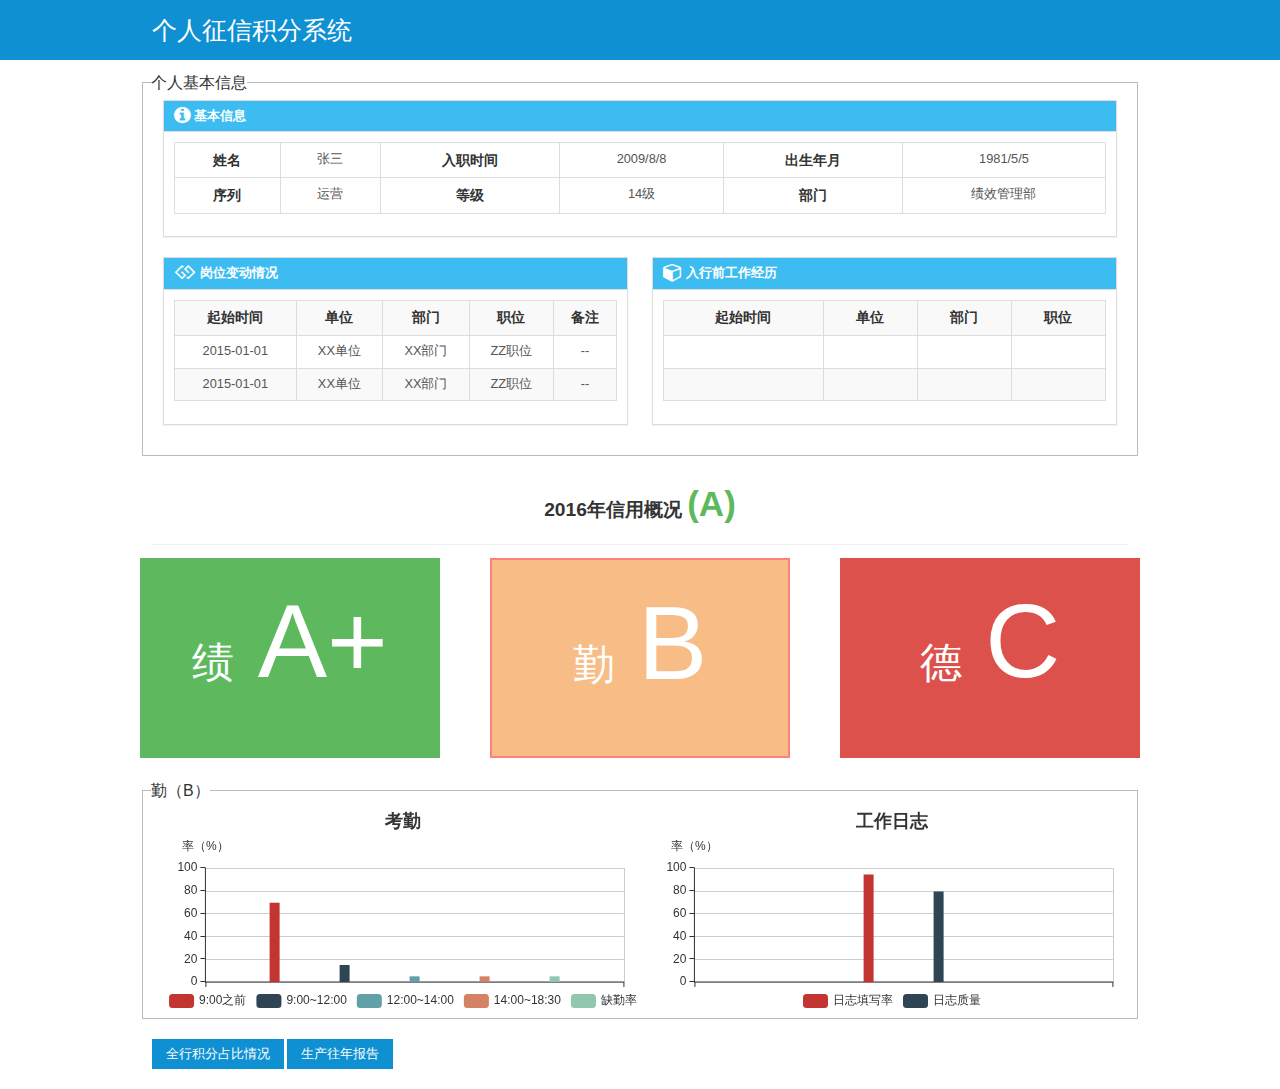
<file: WebContent/index.html>
<!doctype html>
<html class="no-js">
<head>
  <meta charset="utf-8">
  <meta http-equiv="X-UA-Compatible" content="IE=edge">
  <meta name="description" content="">
  <meta name="keywords" content="">
  <meta name="viewport"  content="width=device-width, initial-scale=1">
  <title>个人征信积分系统2</title>

  <!-- Set render engine for 360 browser -->
  <meta name="renderer" content="webkit">

  <!-- No Baidu Siteapp-->
  <meta http-equiv="Cache-Control" content="no-siteapp"/>

  <link rel="icon" type="image/png" href="assets/i/favicon.png">

  <!-- Add to homescreen for Chrome on Android -->
  <meta name="mobile-web-app-capable" content="yes">
  <link rel="icon" sizes="192x192" href="assets/i/app-icon72x72@2x.png">

  <!-- Add to homescreen for Safari on iOS -->
  <meta name="apple-mobile-web-app-capable" content="yes">
  <meta name="apple-mobile-web-app-status-bar-style" content="black">
  <meta name="apple-mobile-web-app-title" content="Amaze UI"/>
  <link rel="apple-touch-icon-precomposed" href="assets/i/app-icon72x72@2x.png">

  <!-- Tile icon for Win8 (144x144 + tile color) -->
  <meta name="msapplication-TileImage" content="assets/i/app-icon72x72@2x.png">
  <meta name="msapplication-TileColor" content="#0e90d2">

  <link rel="stylesheet" href="assets/css/amazeui.min.css">
  <link rel="stylesheet" href="assets/css/amaze.min.css">
  <link rel="stylesheet" href="assets/css/app.css">
  <script type="text/javascript" src="assets/js/echarts.js"></script>
  <style type="text/css">
  .am-before {
    display: block;
    color: #333;
	font-size:18px;
	 font-weight:450;
    text-transform: uppercase;
    margin: 0 -15px 15px;
    padding: 4px 10px;
}
#amz-header h1{
   font-weight:500;
   padding:10px 0px;
   color:#fff;
     font-size: 25px;
}
.no-style-table tr{
   height:35px;
}
.no-style-table th{
   width:150px;text-align: right;
}
.no-style-table td{
   text-align: center;
   width:200px;
}
td{color:#555}
th{font-size:1.8rem;}
 .xy-font{color:#fff; font-size:42px;line-height: 200px; margin-right: 20px;}
 .xy-result{color:#fff; font-size:104px;}
 .grzx-base-xy {text-align:center;color:#fff;height:200px;width:30%;cursor:pointer;}
 .zt-result{color:#5eb95e;font-size:35px;}
 .grzx-base-click,.grzx-base-active{background:#000;
	z-index: 1100;
	filter: alpha(opacity=50);
	opacity: 0.5;
	background: rgba(0, 0, 0, 0.5);border:2px solid red;}
  </style>
</head>
<body>
 <div id="amz-header">
     <div class="amz-container am-cf" >
		   <h1> 个人征信积分系统</h1>
    </div>
 </div>
 <!-- 个人基本信息  begin  -->
<div class="am-g am-g-fixed" style="margin-top:10px;" >
    <fieldset>
      <legend>个人基本信息</legend>
   
    <!--  <div class="am-before">个人基本信息</div> 
   <hr>  -->
      <div class="am-u-sm-12" > 
	   <div class="am-panel am-panel-default">
		 <div class="am-panel-hd">
		   <h4 class="am-panel-title" data-am-collapse="{parent:'#',target:'#do-not-say-1'}">
		   <span class="am-icon-info-circle am-icon-sm"></span>  基本信息</h4>
		 </div>
		 <div id="do-not-say-1" class="am-panel-collapse am-collapse am-in">
		   <div class="am-panel-bd">
			  <table class="am-table am-table-bordered am-table-centered">
				<tr >
					<th>姓名</th>
					<td>张三</td>
					<th>入职时间</th>
					<td>2009/8/8</td>
					 <th>出生年月</th>
					<td>1981/5/5</td>
				</tr>
				 <tr>
					<th>序列</th>
					<td>运营</td>
					<th>等级</th>
					<td>14级</td>
					 <th>部门</th>
					<td>绩效管理部</td>
				</tr>
			</table>
		   </div>
		 </div>
	   </div>
	   </div>
	  <div class="am-u-sm-6" > 
		   <div class="am-panel am-panel-default">
			 <div class="am-panel-hd">
			   <h4 class="am-panel-title" data-am-collapse="{parent:'#',target:'#do-not-say-2'}">
			   <span class="am-icon-gg am-icon-sm"></span> 岗位变动情况</h4>
			 </div>
			 <div id="do-not-say-2" class="am-panel-collapse am-collapse am-in">
			   <div class="am-panel-bd">
					<table class="am-table am-table-bordered am-table-centered am-table-striped am-table-hover">
						 
						<tr >
							 <th>起始时间</th>
							 <th>单位</th> 
							 <th>部门</th>
							 <th>职位</th> 
							 <th>备注</th> 
						</tr>
						  <tr>
							<td> 2015-01-01 </td>
							<td> XX单位 </td>
							<td> XX部门</td>
							<td> ZZ职位 </td>
							<td> -- </td>
						</tr>
						  <tr>
							<td> 2015-01-01 </td>
							<td> XX单位 </td>
							<td> XX部门</td>
							<td> ZZ职位 </td>
							<td> -- </td>
						</tr>
						 
					</table>
			   </div>
			 </div>
		   </div>
      </div>
      <div class="am-u-sm-6" > 
		   <div class="am-panel am-panel-default">
			 <div class="am-panel-hd">
			   <h4 class="am-panel-title" data-am-collapse="{parent:'#',target:'#do-not-say-3'}">
			   <span class="am-icon-cube am-icon-sm"></span> 入行前工作经历</h4>
			 </div>
			 <div id="do-not-say-3" class="am-panel-collapse am-collapse am-in">
			   <div class="am-panel-bd">
					<table class="am-table am-table-bordered am-table-centered am-table-striped am-table-hover">
						 
						<tr >
							 <th>起始时间</th>
							 <th>单位</th> 
							 <th>部门</th>
							 <th>职位</th> 
							 
						</tr>
						  <tr>
							<td> &nbsp; </td>
							<td> &nbsp; &nbsp; </td>
							<td> &nbsp; </td>
							<td> &nbsp; </td>
							 
						</tr>
						  <tr>
							<td> &nbsp; </td>
							<td> </td>
							<td> </td>
							<td> </td> 
						</tr>
						 
					</table>
			   </div>
			 </div>
		   </div>
      </div>
	  </fieldset>
</div>
<div class="am-g am-g-fixed" style="margin:20px auto;" >
     <div class="am-u-sm-12 grzx-base" style="text-align:center;"> <h1> 2016年信用概况 <span class="zt-result">(A)</span> </h1><hr/> </div>
	 
	 <div class="am-u-sm-4 grzx-base-xy" type="ji" style="background-color:#5eb95e; margin-right:50px;">  
	    <span class="xy-font">绩</span>
		<span class="xy-result">A+</span>
	 </div>
	  <div class="am-u-sm-4  grzx-base-xy grzx-base-active" type="qin"  style="background-color:#f37b10; margin-right:50px;">  
	     <span class="xy-font">勤</span>
		<span class="xy-result">B</span>
	 </div>
	  <div class="am-u-sm-4  grzx-base-xy" type="de"  style="background-color:#dd514c; ">  
	       <span class="xy-font">德</span>
		<span class="xy-result">C</span>
	 </div>
</div>	 
  <!-- 个人基本信息  end  -->
  <!-- 2016年信用概况（A）  begin  -->
   
 <div class="am-g am-g-fixed grzx-base-xygk" id="grzx-base-ji" style="margin-bottom:20px; display:none;" >
       <div class="am-u-sm-12 "  >  
	<fieldset>
		  <legend>绩（A+）</legend>	         
			 <table class="am-table am-table-bordered am-table-centered am-table-striped am-table-hover">
                    <thead>						
						<tr >
							<th>指标</th>
							<th>指标明细</th>
							<th>指标得分</th>
							<th>备注</th>			
						</tr>
						</thead>		
						 <tr>
							<td>处理业务笔数</td>
							<td>日均处理业务笔数</td>
							<td>A</td>
							<td>备注</td>
						 </tr>
						  <tr>
							<td>差错笔数</td>
							<td>年均差错笔数</td>
							<td>A+</td>
							<td>备注</td>
						 </tr>
						   <tr>
							<td>……</td>
							<td>……</td>
							<td>……</td>
							<td>……</td>
						 </tr>
						  <tr>
							<td>……</td>
							<td>……</td>
							<td>……</td>
							<td>……</td>
						 </tr>   
					</table>
			</fieldset>
       </div>
	</div>
   <div class="am-g am-g-fixed grzx-base-xygk" id="grzx-base-qin" style="margin-bottom:20px;" >
     <fieldset>
		  <legend>勤（B）</legend>	       		
		<div class="am-u-sm-6" > 
				
				 <div id="chart001" style="width:480px;height:200px"></div>
				   
		  </div>
		  <div class="am-u-sm-6" > 
				 <div id="chart002" style="width:480px;height:200px"></div>
				   
		  </div>
		</fieldset>
    </div> 
    <div class="am-g am-g-fixed grzx-base-xygk" id="grzx-base-de" style="margin-bottom:20px;display:none;" >
	 <fieldset>
		  <legend>德（c）</legend>	     
					<table class="am-table am-table-bordered am-table-centered am-table-striped am-table-hover">
                     <thead>							
						<tr >
							<th>类别</th>
							<th>类别处理</th>
							<th>明细</th>
							<th>备注</th>			
						</tr>
						 </thead>	
						  <tr>
							<td> 惩罚 </td>
							<td> 通报批评、扣发绩效工资 </td>
							<td style="width:25%"> 2015年1月1日因醉驾被番禺区人民法院判处拘役两个月、处罚金二千五百元，我行给予纪律通报并扣发绩效工资1000元。 </td>
							<td> &nbsp; </td>
							 
						</tr>
						  <tr>
							<td>…… </td>
							<td> ……</td>
							<td> ……</td>
							<td>…… </td> 
						</tr>
						 
					</table>
		 </fieldset>	   
  </div>
   <div class="am-g am-g-fixed  " style="margin-bottom:20px;" >
   <div class="am-u-sm-12 grzx-base" >   
		 
		 <button type="button"  class="am-btn am-btn-primary"  data-am-modal="{target: '#my-alert'}">
			全行积分占比情况
		  </button>
		 <button type="button"  class="am-btn am-btn-primary"  data-am-modal="{target: '#my-alert2'}">
			生产往年报告
		  </button>
	 </div>
	
 </div> 
 

	<div class="am-modal am-modal-alert" tabindex="-1" id="my-alert">
	  <div class="am-modal-dialog">
		
		<div class="am-modal-bd">
		 全行积分占比情况
		</div>
		<div class="am-modal-footer">
		  <span class="am-modal-btn">确定</span>
		</div>
	  </div>
	</div>
	 <div class="am-modal am-modal-alert" tabindex="-1" id="my-alert2">
	  <div class="am-modal-dialog">
		
		<div class="am-modal-bd">
		  生产往年报告
		</div>
		<div class="am-modal-footer">
		  <span class="am-modal-btn">确定</span>
		</div>
	  </div>
	</div>


 <!-- 2016年信用概况（A）  end  -->
<!--[if (gte IE 9)|!(IE)]><!-->
<script src="assets/js/jquery.min.js"></script>
<!--<![endif]-->
<!--[if lte IE 8 ]>
<script src="assets/js/jquery1.11.3/jquery.min.js"></script>
<script src="assets/js/modernizr.js"></script>
<script src="assets/js/amazeui.ie8polyfill.min.js"></script>
<![endif]-->
<script src="assets/js/amazeui.min.js"></script>

<script type="text/javascript">

$(function(){
 initReport();  
   $(".grzx-base-xy").click(function(){
      $(".grzx-base-xy").removeClass("grzx-base-click");
      $(this).addClass("grzx-base-click");
       var type = $(this).attr("type");
	   var id = "grzx-base-"+type;
	   $(".grzx-base-xygk").hide(500);
	    $("#"+id).show(500);
		
	 });
	  $(".grzx-base-xy").mouseover(function(){
        $(".grzx-base-xy").removeClass("grzx-base-active");
		$(this).addClass("grzx-base-active");
	 });
	  $(".grzx-base-xy").mouseout(function(){
        $(".grzx-base-xy").removeClass("grzx-base-active");
		 
	 });
})

function initReport(){

	var dom = document.getElementById("chart001");
	var myChart = echarts.init(dom);
	var app = {};
	option = null;
	var dataMap = {};
	  option = {
	  
		title: {
			text: '考勤' ,
			x: 'center',
			y: 0
		},
		legend:{
		   bottom:-10,
		   data:['9:00之前','9:00~12:00','12:00~14:00','14:00~18:30','缺勤率']
		},
		tooltip : {
			trigger: 'axis',
			axisPointer : {            // 坐标轴指示器，坐标轴触发有效
				type : 'line'        // 默认为直线，可选为：'line' | 'shadow'
			}
		},
	   
		grid: {
			left: '3%',
			right: '4%',
			bottom: '3%',
			containLabel: true
		},
		xAxis : [
			{ 
				 
				type : 'category',
				data :[ ' ']
			}
		],
		yAxis : [
			{
				type : 'value',name:'率（%）',gridIndex: 0, min: 0, max: 100
			}
		],
		series : [ 
			{
				name:'9:00之前',
				type:'bar',
				barWidth:10,
				barGap:6,
				data:[70] 
			},
			{
				name:'9:00~12:00',
				type:'bar',
				barWidth:10,
				data:[15] 
			},
			{
				name:'12:00~14:00',
				type:'bar',
				barWidth:10,
				data:[5] 
			},
			{
				name:'14:00~18:30',
				type:'bar',
				barWidth:10,
				data:[5] 
			},
			{
				name:'缺勤率',
				type:'bar',
				barWidth:10,
				data:[5] 
			}
		]
		
	};
	if (option && typeof option === "object") {
		
		myChart.setOption(option, true);
		 
	}


	var dom2 = document.getElementById("chart002");
	var myChart2 = echarts.init(dom2);
	 
	option2 = null;
	 
	  option2 = {
	  
	  
		title: {
			text: '工作日志' ,
			x: 'center',
			y: 0
		},
		legend:{
		   bottom:-10,
		   data:['日志填写率','日志质量']
		},
		tooltip : {
			trigger: 'axis',
			axisPointer : {            // 坐标轴指示器，坐标轴触发有效
				type : 'line'        // 默认为直线，可选为：'line' | 'shadow'
			}
		},
	   
		grid: {
			left: '3%',
			right: '4%',
			bottom: '3%',
			containLabel: true
		},
		xAxis : [
			{ 
				 
				type : 'category',
				data :[ ' ']
			}
		],
		yAxis : [
			{
				type : 'value',name:'率（%）',gridIndex: 0, min: 0, max: 100
			}
		],
		series : [ 
			{
				name:'日志填写率',
				type:'bar',
				barWidth:10,
				barGap:6,
				data:[95] 
			},
			{
				name:'日志质量',
				type:'bar',
				barWidth:10,
				data:[80] 
			} 
		]
		
		
	};
	if (option2 && typeof option2 === "object") {
		
		myChart2.setOption(option2, true);
		 
	}
}
       </script>

</body>
</html>
</file>
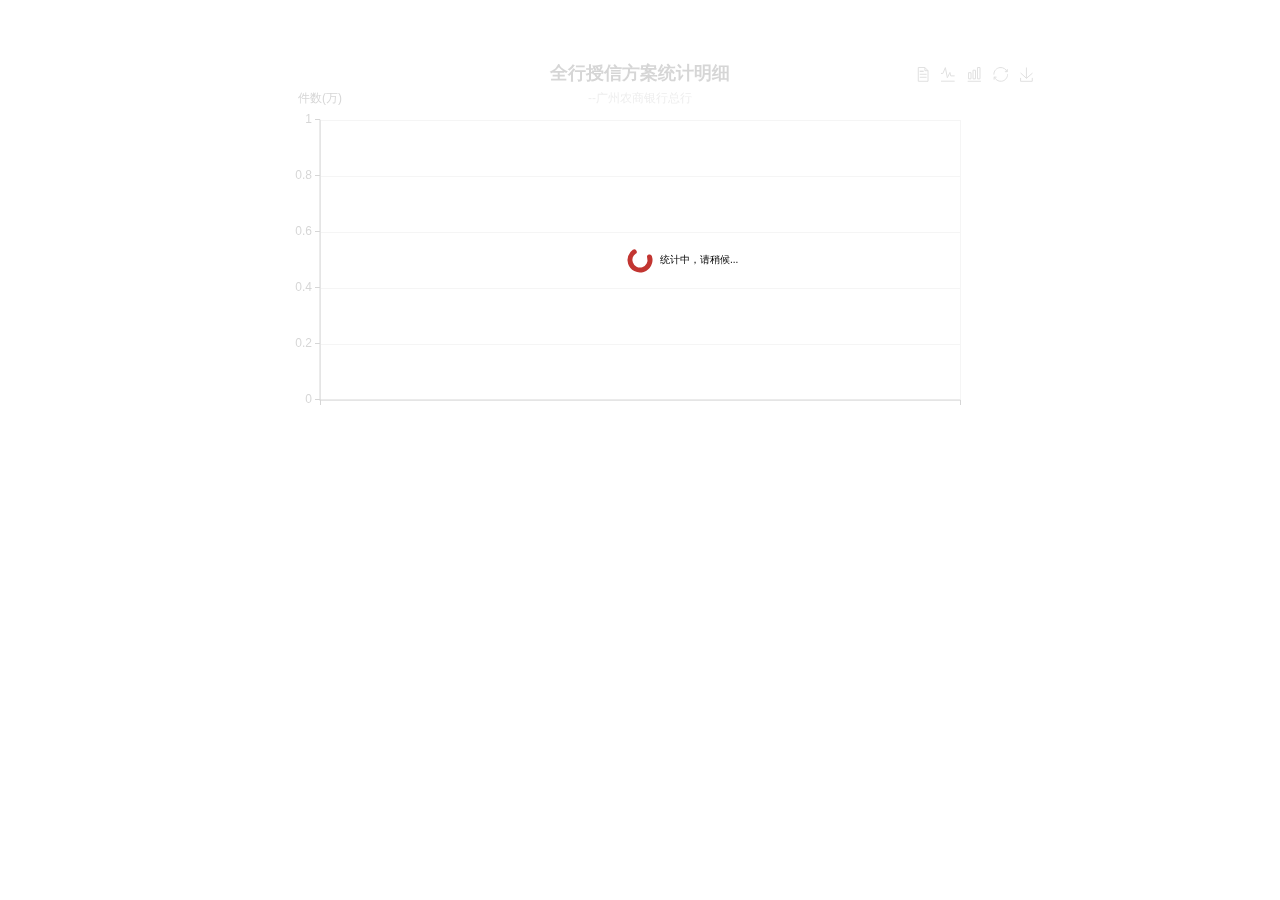
<file: WebContent/demo/demo2.html>
<!DOCTYPE html PUBLIC "-//W3C//DTD HTML 4.01 Transitional//EN" "http://www.w3.org/TR/html4/loose.dtd">
<html lang="zh-CN">
<head>
    <meta http-equiv="Content-Type" content="text/html; charset=UTF-8">
    <title>ECharts</title>
    
    <script type="text/javascript" src="../assets/js/jquery1.11.3/jquery.min.js"></script>  
    <script type="text/javascript" src = "../echarts.js"></script>
</head>

<body>
    <!-- 为ECharts准备一个具备大小（宽高）的Dom -->
    <div id="main" style="width: 800px;height:400px;margin: 0 auto;margin-top: 60px"></div>
    
    <script type="text/javascript">
        
        var myChart = echarts.init(document.getElementById('main'));
         // 显示标题，图例和空的坐标轴
         myChart.setOption({
             title: {
                 text: '全行授信方案统计明细',
                 subtext: '--广州农商银行总行',
                 link: href="../index.html",
                 x:'center'
             },
             tooltip : {  
                 trigger: 'axis'  
             },
            // tooltip: {},
             legend: {
                 data:[],
                 x: 'right',
                 top: 50,
                 orient: 'vertical'
             },
             label:{//显示数值
            	 normal:{
            	 show: true,
            	 position: 'top'}
            	 },
             toolbox: {  
                 show : true,  
                 feature : {  
                     mark : {show: true},  
                     dataView : {show: true, readOnly: false},  
                     magicType : {show: true, type: ['line', 'bar','pie']},  //图形切换
                     restore : {show: true},  
                     saveAsImage : {show: true}  
                 }  
             },
             xAxis: {
                 data: [],
               //设置字体倾斜  
                 axisLabel:{  
                     interval:0,  
                     rotate:45,//倾斜度 -90 至 90 默认为0  
                     margin:2,  
                     textStyle:{  
                         fontWeight:"bolder",  
                         color:"#000000"  
                     }  
                 }
             },
             yAxis: [  
                     {  
                         type: 'value',  
                         name: '件数(万)',
                         axisLabel: {  
                               show: true,  
                               interval: 'auto'
                               //formatter: '{value} %' //显示百分比
                             },  
                         show: true  
                     }  
                 ],
             series: {
                 type: 'bar',//bar 柱状图, line 折线图 ,pie 饼图
                 data: []
             	}
         });
         
         
         //myChart.showLoading();    //数据加载完之前先显示一段简单的loading动画
         myChart.showLoading('default', {text:'统计中，请稍候...'});
         setTimeout(load,2000);//延迟两秒
         
       //这里用setTimeout代替ajax请求进行演示  
       //3s刷新一次  
         window.setInterval(function () {  
             refreshData();  
         },3000);  
       
         function refreshData(){  
             if(!myChart){  
                 return;  
             }  
             //更新数据  
             load(); 
         }  
    
    function load(){
        	 //alert("延迟。。。");
        	 var names=[];    //类别数组（实际用来盛放X轴坐标值）
             var nums=[];    //销量数组（实际用来盛放Y坐标值）
             var series=[];
             var legend = [];
             
             //Echarts通过Ajax实现动态数据加载
             $.ajax({
             type : "post",
             async : false,            //异步请求（同步请求将会锁住浏览器，用户其他操作必须等待请求完成才可以执行）
             url : "../TestServlet",    //请求发送到TestServlet处
             data : {},
             dataType : "json",        //返回数据形式为json
             success : function(result) {
                 //请求成功时执行该函数内容，result即为服务器返回的json对象
                 if (result) {
                        for(var i=0;i<result['name'].length;i++){ 
                           names.push(result['name'][i]);    //挨个取出类别并填入类别数组
                         }
                        
						for(var i = 0;i<result['FL'].length;i++){
							legend.push(result['FL'][i]);
							   series.push({
							       name: result['FL'][i],
							       type: 'bar',
							       data: result["num"][i]
							   });
						}
						//for(var j=0;j<result['FL'].length;j++){
							//legend.push(result['FL'][j]);
						//}
                        myChart.hideLoading();    //隐藏加载动画
                        myChart.setOption({        //加载数据图表
                            xAxis: {
                            	axisLabel:{
                                    //X轴刻度配置
                                    interval:0 //0：表示全部显示不间隔；auto:表示自动根据刻度个数和宽度自动设置间隔个数  rotate:40为倾斜度
                                   },
                                data: names
                            },
                            legend: {
                            	data: legend
                            },
                            series:series
                        });
                        
                 }
             
            },
             error : function(errorMsg) {
                 //请求失败时执行该函数
             	alert("图表请求数据失败!");
             	myChart.hideLoading();
             }
        })
     }
    </script>
    
</body>
</html>
</file>
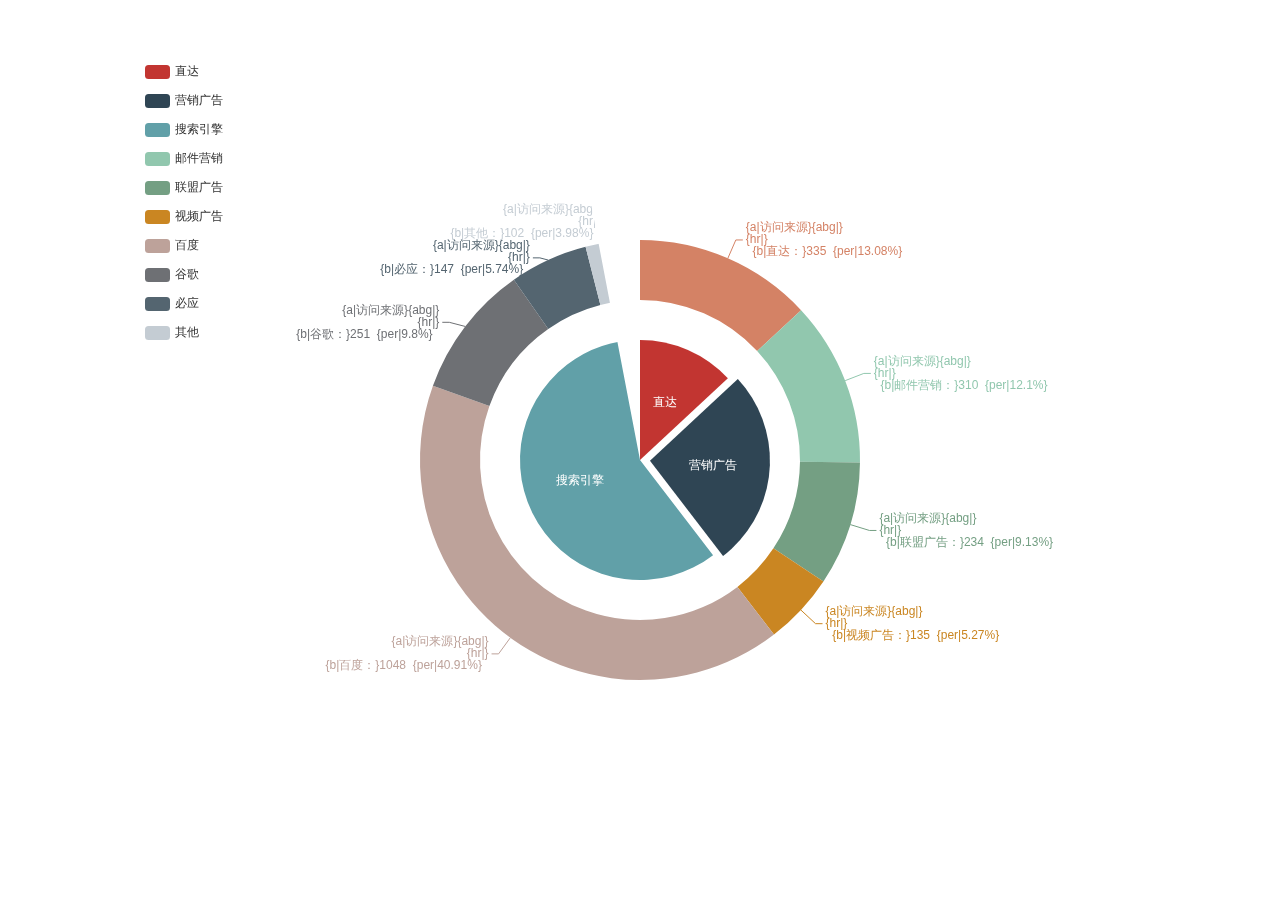
<file: WebContent/demo/demoPie.html>
<!DOCTYPE html>
<html>
<head>
<meta charset="UTF-8">
<script type="text/javascript" src="../assets/js/jquery.min.js"></script>
<script type="text/javascript" src="../echarts.js"></script>
<title>循环饼图</title>
</head>
<body>
 <div id="main" style="width: 1000px;height:800px;margin: 0 auto;margin-top: 60px"></div>
	<script type="text/javascript">
		pieCharts = echarts.init(document.getElementById("main"));
		pieCharts.setOption({
			    tooltip: {
			        trigger: 'item',
			        formatter: "{a} <br/>{b}: {c} ({d}%)"
			    },
			    legend: {
			        orient: 'vertical',//垂直展示
			        x: 'left',
			        data:['直达','营销广告','搜索引擎','邮件营销','联盟广告','视频广告','百度','谷歌','必应','其他']
			    },
			    series: [
			        {
			            name:'访问来源',
			            type:'pie',
			            selectedMode: false,
			            radius: [0, '30%'],

			            label: {
			                normal: {
			                    position: 'inner'
			                }
			            },
			            labelLine: {
			                normal: {
			                    show: false
			                }
			            },
			            data:[
			                {value:335, name:'直达'},
			                {value:679, name:'营销广告',selected:true},//默认突出显示
			                {value:1548, name:'搜索引擎'}
			            ]
			        },
			        {
			            name:'访问来源',
			            type:'pie',
			            radius: ['40%', '55%'],
			            label: {
			                normal: {
			                    formatter: '{a|{a}}{abg|}\n{hr|}\n  {b|{b}：}{c}  {per|{d}%}  ',
			                    backgroundColor: '#eee',
			                    borderColor: '#aaa',
			                    borderWidth: 1,
			                    borderRadius: 4,
			                     shadowBlur:3,
			                     shadowOffsetX: 2,
			                     shadowOffsetY: 2,
			                     shadowColor: '#999',
			                     padding: [0, 7],
			                    rich: {
			                        a: {
			                            color: '#999',
			                            lineHeight: 22,
			                            align: 'center'
			                        },
			                         abg: {
			                             backgroundColor: '#333',
			                            width: '100%',
			                             align: 'right',
			                             height: 22,
			                             borderRadius: [4, 4, 0, 0]
			                         },
			                        hr: {
			                            borderColor: '#aaa',
			                            width: '100%',
			                            borderWidth: 0.5,
			                            height: 0
			                        },
			                        b: {
			                            fontSize: 16,
			                            lineHeight: 33
			                        },
			                        per: {
			                            color: '#eee',
			                            backgroundColor: '#334455',
			                            padding: [2, 4],
			                            borderRadius: 2
			                        }
			                    }
			                }
			            },
			            data:[
			                {value:335, name:'直达'},
			                {value:310, name:'邮件营销'},
			                {value:234, name:'联盟广告'},
			                {value:135, name:'视频广告'},
			                {value:1048, name:'百度'},
			                {value:251, name:'谷歌'},
			                {value:147, name:'必应'},
			                {value:102, name:'其他'}
			            ]
			        }
			    ]

		});
	</script>

</div>
</body>
</html>
</file>
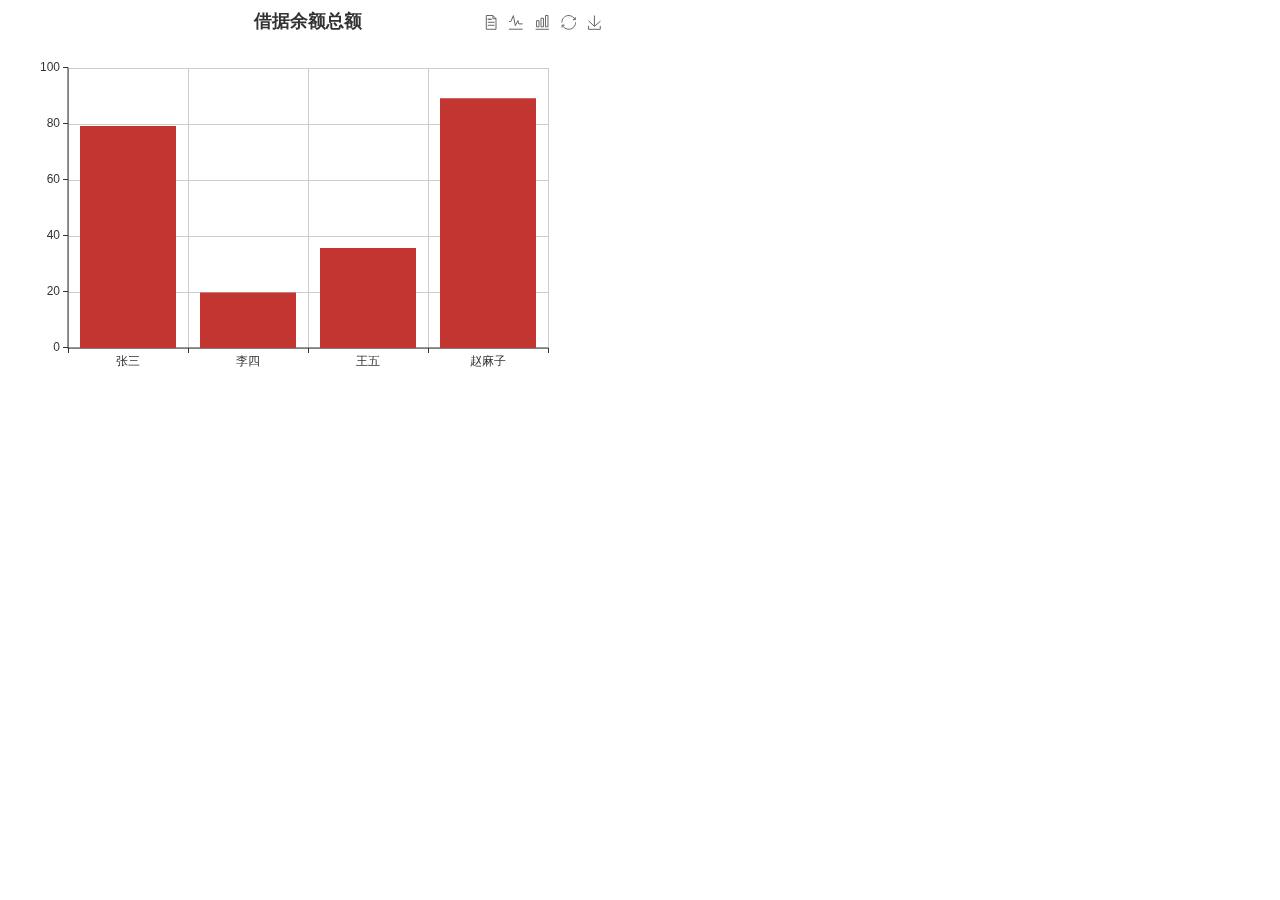
<file: WebContent/demo/test.html>
<!DOCTYPE html>
<html>
<head>
	<meta charset="utf-8">
	<!-- 引入ECharts文件 -->
	<script type="text/javascript" src = "../echarts.js"></script>
</head>
<body>
	<div id="main" style="width:600px;height:400px;"></div>
	<script type="text/javascript">
		var demo = echarts.init(document.getElementById("main"));
		// 指定图表的配置项和数据
        var option = {
        	    title: {
        	        text: '借据余额总额',
        	        show: true,
        	        link: href="../index.html",
        	        x: 'center',
        	        y: 0
        	    },
        	    tooltip: {},//图标悬停提示内容
        	    legend: {
        	        //data:['余额']
        	    },
        	    toolbox: {  
                    show : true,  
                    feature : {  
                        mark : {show: true},  
                        dataView : {show: true, readOnly: false},  
                        magicType : {show: true, type: ['line', 'bar']},  //图形切换
                        restore : {show: true},  
                        saveAsImage : {show: true}  
                    }  
                },
        	    xAxis: {
        	        data: ["张三","李四","王五","赵麻子"]
        	    },
        	    yAxis: {},
        	    series: [{
        	        name: '总余额',
        	        type: 'bar',
        	        data: [80, 20, 36, 90]
        	    }]
        	};
     	// 使用刚指定的配置项和数据显示图表。
        demo.setOption(option);
	</script>
</body>
</html>
</file>
<file: WebContent/assets/css/app.css>
/* Write your styles */
</file>
<file: WebContent/assets/css/amaze.min.css>
/*Mon Nov 23 2015 14:50:59 GMT+0800 (CST)*/#amz-home,#doc-widget-frame{overflow-x:hidden}#amz-header ul,#widget-info ul,.amz-footer ul,.doc-toc-bd .md-toc li,.ios-signal{list-style:none}.amz-credits header,.amz-credits header h1,.amz-features h2,.amz-footer .amz-social,.amz-pager,.editor-full-trigger,.editor-item::after,.ios-clock,.tester-list tbody td:last-child{text-align:center}body,html{margin:0}.amz-container{margin-left:auto;margin-right:auto;width:100%;max-width:1000px;padding-left:1rem;padding-right:1rem}@media only screen and (min-width:641px){.amz-container{padding-left:1.5rem;padding-right:1.5rem}}.am-projects{background:#333;height:40px;overflow:hidden}.am-projects a{position:relative;display:block;float:left;height:40px;padding-left:20px;padding-right:20px;color:#eee;line-height:38px;font-size:14px}.am-projects a:hover{background:#303030;color:#fff}.am-projects a.active{background:0 0;cursor:default;pointer-events:none}.am-projects a.active:after{content:"";position:absolute;left:50%;bottom:0;height:0;width:0;margin-left:-8px;border-color:transparent transparent #0e90d2;border-style:none solid solid;border-width:0 8px 8px}.am-projects-nav{float:left}.am-projects-misc{float:right}.am-projects-misc a{font-weight:700}#amz-header{width:100%;background:#0e90d2}.amz-index #amz-header{top:0;z-index:1000}#amz-header a{color:#fff;display:block;line-height:50px}#amz-header h1{position:relative;margin:0;float:left;font-weight:400;font-size:20px;font-variant:small-caps}#amz-header h1 a{display:block;height:50px;width:165px;text-indent:-9999px;background:url(http://s.amazeui.org/media/i/brand/amazeui-w.png) left center no-repeat;-webkit-background-size:125px 24px;background-size:125px 24px}#amz-header h1 .am-badge{position:absolute;top:5px;right:0;padding:.25em .4em;font-weight:100}#amz-header nav{margin-left:-15px;margin-right:-15px;clear:both}#amz-header nav a{position:relative;padding:0 20px;font-size:15px;color:#f2f2f2;overflow:hidden;-webkit-transition:.3s;transition:.3s}@media only screen and (min-width:641px) and (max-width:1024px){#amz-header nav a{padding:0 12px}}#amz-header nav a:hover{background:rgba(0,0,0,.1);color:#fff}#amz-header nav .am-active a{background:#0b76ac;color:#fff}#amz-header .nav-profile img{margin-right:5px}#amz-header .nav-profile.need-check{display:none}#amz-header ul{padding:0;margin:0}#amz-header .am-btn{border:none;float:right;margin-top:5px;margin-right:-5px}@media only screen and (min-width:641px){.amz-header-nav li{position:relative}.amz-header-nav .nav-react .am-badge{font-size:10px;padding:2px;position:absolute;right:0;top:4px}.amz-header-nav .am-active a:after{position:absolute;left:50%;bottom:0;content:"";height:0;width:0;margin-left:-8px;border-color:transparent transparent #ededed;border-style:none solid solid;border-width:0 8px 8px}}.am-standalone body{padding-top:50px}.am-standalone #amz-header{position:fixed;top:0;left:0;right:0;z-index:1000}.am-standalone #amz-offcanvas{z-index:2000}.am-standalone.m body{padding-top:0}#amz-hero{background:#10a0ea;padding:40px 0 0}.amz-mascot img{display:block;margin-left:-12%}.amz-hero-intro{padding-bottom:30px}.amz-hero-intro .amz-hero-headings{color:#fff;padding:10px}.amz-hero-intro h1,.amz-hero-intro h2,.amz-hero-intro h3{margin:5px 0}.amz-hero-intro h1{font-size:32px;font-weight:400}.amz-hero-intro h2{font-size:24px;font-weight:400;margin-bottom:15px}.amz-hero-intro h3{font-size:16px;font-weight:400}.amz-hero-intro .am-btn{margin-left:10px;margin-bottom:5px}.github-status{margin-top:0;padding-left:10px;margin-bottom:20px}.github-status a{color:#eee}.github-status li{display:inline}.github-status li+li{margin-left:10px}.amz-q-group{padding-left:10px;color:#eee;margin-bottom:15px}.amz-q-group .am-icon-qq{margin-right:5px}.amz-notify{padding:1em;background-color:rgba(0,0,0,.15);color:#ddd}.amz-notify a{color:#eee}.amz-notify a .amz-notify-divider{color:#ccc;padding:0 5px}.amz-notify .am-g{position:relative}.subscribe-field{margin:10px 0}.subscribe-alert{position:absolute;right:0;top:100%;z-index:1000;display:none;padding-left:15px!important;padding-right:10px!important;font-size:16px}.doc-heading,.doc-toc h2{position:relative}@media only screen and (min-width:641px){.amz-notify .am-g .subscribe-field{padding-right:5px;margin:0}.amz-notify{line-height:40px}.amz-notify .am-btn,.amz-notify .am-form-field{height:40px;padding-top:0;padding-bottom:0}}.amz-features{padding:15px 0}.amz-features img{display:block;margin-left:auto;margin-right:auto}.doc-anchor:before,.external-link:after{display:inline-block;transform:translate(0,0);text-rendering:auto;-moz-osx-font-smoothing:grayscale}.amz-features h2{margin-top:10px}.amz-features [class*=col-]{padding:15px}.amz-credits{padding:35px 0;background-color:#eee}#amz-main,.amz-banner{padding-top:30px;padding-bottom:30px}.amz-credits header h1{font-size:40px;font-weight:400}.amz-credits header h2{margin-top:20px;font-size:18px;font-weight:300}.amz-credits-list{margin-top:35px}.amz-credits-list>div{padding-left:20px;padding-right:20px;height:100%}.amz-credits-list>div:last-child{border-right:none}.amz-credits-list>div h2{font-weight:400;margin-bottom:25px;font-variant:small-caps}.amz-banner h1:last-child,.doc-toc h2{margin-bottom:0}.amz-credits-list>div p{font-size:15px;font-weight:300}.amz-banner{background:url([data-uri]) left top #f5f5f5;overflow-y:hidden;}.amz-banner h1{font-weight:400;font-size:36px;}.amz-banner p{color:#555}.external-link:after{content:"\f08e";font:normal normal normal 1.6rem/1 FontAwesome,sans-serif;font-size:inherit;-webkit-font-smoothing:antialiased;margin-left:3px;margin-right:2px}a[href*='github.com'].external-link:after,a[href*='github.io'].external-link:after{content:"\f09b"}a[href*='apple.com'].external-link:after{content:"\f179"}a[href*='google.com'].external-link:after,a[href*='chrome.com'].external-link:after{content:"\f1a0"}a[href*='microsoft.com'].external-link:after,a[href*='windows.com'].external-link:after,a[href*='msdn.com'].external-link:after{content:"\f17a"}a[href*='w3.org'].external-link:after{content:"\f02d"}.doc-content{overflow:hidden;word-wrap:break-word;counter-reset:header2}.doc-content>h2{counter-increment:header2;counter-reset:header3}.doc-content>h2:before{content:counter(header2) ". "}.doc-content>h3{counter-increment:header3;counter-reset:header4}.doc-content>h3:before{content:counter(header2) "." counter(header3) " "}.doc-content>h4{counter-increment:header4}.doc-content>h4:before{content:counter(header2) "." counter(header3) "." counter(header4) " "}.doc-content>h2:before,.doc-content>h3:before,.doc-content>h4:before{color:#888;font-weight:400}.doc-anchor{float:right;color:#ccc}.doc-anchor:before{font:normal normal normal 1.6rem/1 FontAwesome,sans-serif;-webkit-font-smoothing:antialiased;content:"\f0c1";font-size:14px}h1 .doc-anchor{display:none}.doc-toc{display:-webkit-box;display:-webkit-flex;display:-moz-flex;display:-ms-flexbox;display:-ms-flex;display:flex;border-top:1px solid #eee;border-bottom:2px solid #eee}.doc-toc h2{background:#f8f8f8;padding:10px 0 10px 20px;font-size:16px}.doc-toc h2 span{background:#0e90d2;display:inline-block;padding:8px 10px 8px 20px;font-weight:400;color:#fff}.doc-toc h2:before{content:"";width:0;position:absolute;right:0;top:0;bottom:0}.doc-toc-bd{-webkit-box-flex:1;-webkit-flex:1;-moz-flex:1;-ms-flex:1;flex:1;padding:10px 10px 10px 20px}.doc-toc-bd>ul{padding:0}.doc-toc-bd .md-toc{counter-reset:toc-1;margin-bottom:0}.doc-toc-bd .md-toc>li{line-height:1.8;counter-increment:toc-1}.doc-toc-bd .md-toc ul{margin-top:5px}.doc-toc-bd .md-toc ul a{color:#555}.doc-toc-bd .md-toc ul a:hover{color:#0e90d2}.doc-toc-bd .md-toc li:before{color:#8c8c8c}.doc-toc-bd .md-toc>li:before{content:counter(toc-1) '. '}.doc-toc-bd .md-toc>li>ul{counter-reset:toc-2}.doc-toc-bd .md-toc>li>ul>li{counter-increment:toc-2}.doc-toc-bd .md-toc>li>ul>li:before{content:counter(toc-1) '.' counter(toc-2) ' '}.doc-toc-bd .am-parent>a:after{display:inline-block;font:normal normal normal 1.6rem/1 FontAwesome,sans-serif;font-size:inherit;text-rendering:auto;-webkit-font-smoothing:antialiased;-moz-osx-font-smoothing:grayscale;transform:translate(0,0);content:"\f196";margin-left:5px;color:#999}.doc-toc-bd .am-open>a:after{content:"\f147"}.issue-list a{position:relative;padding-right:60px!important}.issue-list [class*=am-icon-]:before{font-size:10px;color:#999;margin-right:5px}.issue-list .am-badge{position:absolute;right:5px;top:15px}#doc-widget-frame{width:320px;height:480px;display:block;margin-left:auto;margin-right:auto;-webkit-box-shadow:0 0 5px 2px rgba(0,0,0,.1);box-shadow:0 0 5px 2px rgba(0,0,0,.1)}#doc-widget-frame::-webkit-scrollbar{display:none}.amz-sidebar .am-nav>li>a{color:#777;-webkit-transition:.15s;transition:.15s}.amz-sidebar .am-nav>li.am-active a{background:#f5f5f5;color:#333}.amz-footer{padding:20px 0 10px;background:#555;color:#999}.amz-footer a{color:#999}.amz-footer a:hover{color:#eee}.amz-footer ul{margin:0;padding:0}.amz-footer .amz-fd{display:inline-block;opacity:.85;margin-right:15px;margin-bottom:10px}.amz-footer .amz-fd a{display:block;width:92px;height:30px;text-indent:-9999px;background:url(http://s.amazeui.org/assets/2.x/i/ui/am-logo.png) left center no-repeat;-webkit-background-size:92px 30px;background-size:92px 30px}.amz-footer .amz-links{display:inline-block}.amz-footer .amz-links a{color:#fff}.amz-footer .amz-cp{font-size:13px;margin:10px 0}.amz-footer .amz-social{margin-bottom:10px}.amz-footer .amz-social li{display:inline-block;margin-left:10px}.amz-footer .amz-social li:first-child{margin-left:0}.amz-footer .amz-social a{display:block;height:40px;width:40px;background:#999;color:#555;font-size:28px;line-height:40px;border-radius:50%;-webkit-transition:.15s;transition:.15s}.amz-footer .amz-social a:hover{background:#eee}@media print{.amz-footer{display:none}}#am-wechat{text-align:center}#am-wechat .am-modal-dialog{background:#fff}.amz-toolbar{position:fixed;right:10px;bottom:70px;z-index:999}.amz-toolbar a{display:none;opacity:.7}.amz-toolbar a:hover{opacity:1}.amz-toolbar a.am-active{display:block}.amz-toolbar .am-icon-faq{display:block;opacity:1;background-color:#dd514c;color:#fff;margin-top:10px;-webkit-transition:all .3s ease-in;transition:all .3s ease-in}.amz-toolbar .am-icon-faq:hover{-webkit-transform:rotate(720deg);-ms-transform:rotate(720deg);transform:rotate(720deg)}.amz-sidebar-toggle{position:fixed;right:10px;bottom:10px;z-index:1000;opacity:.5;-webkit-transition:.2s;transition:.2s}.amz-sidebar-toggle:hover{-webkit-transform:rotate(720deg);-ms-transform:rotate(720deg);transform:rotate(720deg);opacity:1}.auth-card{max-width:280px;background:#f8f8f8;-webkit-box-shadow:0 0 2px rgba(0,0,0,.25);box-shadow:0 0 2px rgba(0,0,0,.25);padding-top:20px;padding-bottom:20px}#user-avatar,#widget-info .md-icon img{-webkit-box-shadow:0 0 1px rgba(0,0,0,.1)}.auth-card .am-alert{padding:5px 10px}#user-avatar{width:72px;height:72px;background:url(http://www.gravatar.com/avatar/00000000000000000000000000000000?d=mm&f=y&s=144) center center no-repeat;-webkit-background-size:72px 72px;background-size:72px 72px;margin-bottom:20px;box-shadow:0 0 1px rgba(0,0,0,.1)}.amz-pager{display:none;position:absolute;width:20px;right:0;top:50%;margin-top:-24px;border:1px solid #dfdfdf;background-color:#efefef;border-radius:2px;z-index:1500}.amz-pager a{display:block;height:24px;line-height:24px;color:#999}.amz-pager a+a{border-top:1px solid #dfdfdf}.amz-pager a:hover{color:#555;background-color:#ddd}.amz-pager a:active{outline:0}.amz-pager a.am-disabled{opacity:.45;cursor:not-allowed;color:#999;background-color:transparent}@media only screen and (max-width:640px){.amz-sidebar .am-nav>li.am-nav-header,.amz-sidebar .am-nav>li>a{box-shadow:inset 0 1px 0 rgba(255,255,255,.05);border-top:1px solid rgba(0,0,0,.3)}.amz-sidebar .am-nav>li>a{color:#ccc;border-radius:0;padding-top:.5em;padding-bottom:.5em}.amz-sidebar .am-nav>li>a:hover{background:#404040;color:#fff}.amz-sidebar .am-nav>li+li{margin-top:0}.amz-sidebar .am-nav>li.am-nav-header{color:#777;background:#404040;text-shadow:0 1px 0 rgba(0,0,0,.5);font-weight:400;font-size:75%;margin-top:0;margin-bottom:0}.amz-sidebar .am-nav>li.am-active>a{background:#1a1a1a;color:#fff;box-shadow:inset 0 1px 3px rgba(0,0,0,.3)}.amz-sidebar .am-nav-en{margin-left:5px;color:#999;font-size:12px;font-weight:200}}@media only screen and (min-width:641px){.amz-toolbar{bottom:10px}#amz-header ul,.doc-offcanvas.am-sticky .amz-pager.am-active{display:block}#amz-header nav{float:right;clear:none;margin:0}#amz-header ul li{float:left}#amz-header .nav-profile a{padding:0 10px}.amz-notify{font-size:1.4rem}.amz-hero-intro{margin-top:-60px;float:right}.amz-hero-intro h1{font-size:56px}.amz-hero-intro h2{font-size:32px}.amz-hero-intro h3{font-size:18px}.amz-features [class*=col-]{padding-left:20px;padding-right:20px}.amz-sidebar,.doc-content{font-size:1.4rem}.amz-sidebar{border-right:1px solid #eee}.amz-sidebar .am-nav>li.am-nav-header{border-left:3px solid #3bb4f2;padding:0 1em;margin-top:.4em;margin-bottom:.4em}.amz-sidebar .am-nav>li+li{margin-top:0}.amz-sidebar .am-nav>li+li.am-nav-header{margin-top:10px}.amz-sidebar .am-nav>li>a{padding-top:.3em;padding-bottom:.3em}.amz-sidebar .am-nav>li>a:hover{color:#555}.amz-sidebar .am-nav-en{margin-left:5px;color:#aaa;font-size:10px;vertical-align:bottom}.doc-offcanvas{display:block;position:static;background:0 0;padding-right:10px;-webkit-animation-duration:.3s;animation-duration:.3s;-webkit-animation-timing-function:linear;animation-timing-function:linear}.doc-offcanvas.am-sticky{position:fixed;overflow-y:hidden}.doc-offcanvas.am-sticky .amz-sidebar{overflow:hidden}.doc-offcanvas .am-offcanvas-bar{position:static;width:auto;background:0 0;-webkit-transform:translateX(0);-ms-transform:translateX(0);transform:translateX(0)}.doc-offcanvas .am-offcanvas-bar:after{display:none}.amz-footer{padding:30px 0 15px;font-size:1.4rem}.amz-social{float:right}}#widget-info ul:after,.demo .demo-header:after,.demo-bar:after,.editor-row:after,.ios-signal:after{clear:both}.doc-code-filed{display:none}.doc-example{border:1px solid #eee;border-top-right-radius:0;border-top-left-radius:0;padding:0 15px 15px}.doc-example:after{content:'';display:table;clear:both}.doc-example:before{content:'Demo';display:block;color:#bbb;text-transform:uppercase;margin:0 -15px 15px;padding:4px 10px;font-size:12px}#dbg-header h2,.doc-example>p:last-child{margin-bottom:0}.doc-example+.doc-code{margin-top:-1px}.doc-example+.doc-code pre{margin-top:0;border-color:#eee;border-top-right-radius:0;border-top-left-radius:0}.doc-example [data-am-widget]{max-width:320px;margin-left:auto;margin-right:auto}.doc-example [data-am-widget=gallery],.doc-example [data-am-widget=navbar],.doc-example [data-am-widget=divider]{max-width:none}.doc-example>[data-am-widget=menu]{display:none}.doc-code{position:relative}.doc-code:after{position:absolute;right:5px;bottom:5px;color:#ccc;display:inline-block;font:normal normal normal 1.6rem/1 FontAwesome,sans-serif;font-size:inherit;text-rendering:auto;-webkit-font-smoothing:antialiased;-moz-osx-font-smoothing:grayscale;transform:translate(0,0);content:"\f121"}.doc-code .am-pre-scrollable::-webkit-scrollbar{width:5px}.doc-code .am-pre-scrollable::-webkit-scrollbar-track-piece{background:0 0}.doc-code .am-pre-scrollable::-webkit-scrollbar-thumb{background-color:rgba(0,0,0,.15);border-radius:5px}.doc-code .am-pre-scrollable::-webkit-scrollbar-thumb:hover{background-color:rgba(0,0,0,.3)}.doc-actions{position:relative;z-index:999}.doc-act-inner{font-size:12px;position:absolute;right:0;top:0;color:#555;border:1px solid #eee;border-width:0 0 1px 1px;border-radius:0 2px;cursor:pointer;z-index:9999}.doc-act-inner span{padding:3px 8px}.doc-act-inner span+span{border-left:1px solid #eee}.doc-act-inner span:first-child{border-bottom-left-radius:2px}.doc-act-inner span:last-child{border-top-right-radius:2px}.ios .doc-act-clip{display:none}.doc-act-clip:hover,.doc-act-newwin:hover{background:#0e90d2;color:#fff}.tester-list{font-size:14px}.ds-thread{margin-top:30px}.hljs-comment,.hljs-title{color:#8e908c}.css .hljs-class,.css .hljs-id,.css .hljs-pseudo,.hljs-attribute,.hljs-regexp,.hljs-tag,.hljs-variable,.html .hljs-doctype,.ruby .hljs-constant,.xml .hljs-doctype,.xml .hljs-pi,.xml .hljs-tag .hljs-title{color:#c82829}.hljs-built_in,.hljs-constant,.hljs-literal,.hljs-number,.hljs-params,.hljs-pragma,.hljs-preprocessor{color:#f5871f}.css .hljs-rules .hljs-attribute,.ruby .hljs-class .hljs-title{color:#eab700}.hljs-header,.hljs-inheritance,.hljs-string,.hljs-value,.ruby .hljs-symbol,.xml .hljs-cdata{color:#718c00}.css .hljs-hexcolor{color:#3e999f}.coffeescript .hljs-title,.hljs-function,.javascript .hljs-title,.perl .hljs-sub,.python .hljs-decorator,.python .hljs-title,.ruby .hljs-function .hljs-title,.ruby .hljs-title .hljs-keyword{color:#4271ae}.hljs-keyword,.javascript .hljs-function{color:#8959a8}.hljs{display:block;overflow-x:auto;background:#fff;color:#4d4d4c;padding:.5em}.debugger,.debugger #layout,.debugger body{height:100%;overflow:hidden}.coffeescript .javascript,.javascript:not(html) .xml,.tex .hljs-formula,.xml .css,.xml .hljs-cdata,.xml .javascript,.xml .vbscript{opacity:.5}.dbg-link{padding:10px 15px}.debugger select{font-size:13px!important;color:#555}.debugger #layout{position:relative;min-width:800px}#dbg-header{z-index:200;position:fixed;top:0;left:0;right:0;height:50px;background:#0e90d2;color:#fff;border-bottom:1px solid #0b76ac;padding-left:10px}#dbg-header h1{float:left}#dbg-header h1 a{line-height:50px;color:#fff;font-size:1.8rem;font-weight:400;display:inline-block;height:50px;width:135px;text-indent:-9999px;background:url(http://s.amazeui.org/media/i/brand/amazeui-cw.svg) left center no-repeat;-webkit-background-size:125px 24px;background-size:125px 24px}#code-area,#code-area .CodeMirror,#dbg-main{height:100%}#dbg-header h2{margin-top:15px;font-size:16px;font-weight:400}#dbg-header .dbg-toolbar{position:absolute;right:10px;top:10px}.dbg-sidebar{z-index:100;width:180px;position:fixed;top:50px;bottom:0;left:180px;background:#f5f5f5;margin-left:-180px;overflow:auto;padding:10px 0}.dbg-sidebar:after{position:absolute;right:0;top:0;bottom:0;display:block;content:"";width:1px;background:#ddd;box-shadow:0 0 3px 2px #ddd}.dbg-sidebar select{display:block;width:100%}.dbg-sidebar select option{display:block;word-wrap:normal;text-overflow:ellipsis;white-space:nowrap;overflow:hidden}.dbg-sidebar h2{margin-top:0;font-size:14px;font-weight:400;padding:5px 10px;color:#555;margin-bottom:10px}.dbg-sidebar .bar-item{padding:0 10px}#dbg-main{padding-left:180px;padding-right:360px;padding-top:50px}.editor-row{height:33.3333%;border-bottom:1px solid #ddd}.editor-row:after,.editor-row:before{content:" ";display:table}.editor-row.last{border-bottom:none}.editor-item{height:100%;position:relative}.editor-item::after{color:#999;position:absolute;right:0;top:0;background:#f8f8f8;font-size:12px;width:90px;border:1px solid #ddd;border-right:none;border-top:none;border-bottom-left-radius:2px;padding:0 20px 0 5px;z-index:98}.editor-full-trigger{position:absolute;right:5px;top:-1px;z-index:99;display:block;width:20px;font-size:14px}.ios-carrier,.ios-clock{font-size:12px;line-height:20px}.full-active .editor-full-trigger{position:fixed;right:5px;top:5px;z-index:10100;background:#f8f8f8;border:1px solid #dedede;border-radius:2px;-webkit-transition:all .1s;transition:all .1s}#demo-area:after,#demo-wrap{top:0;display:block;position:absolute;bottom:0;left:0}.full-active .editor-full-trigger::before{content:"\f066"}.full-active .editor-full-trigger:hover{background:#0e90d2;color:#fff}.editor-style .editor-item{width:50%;float:left}#form-getdemo{display:block;height:100%;width:100%}#code-hbs:after{content:"Template"}#code-css:after{content:"Core CSS"}#code-theme:after{content:"Theme"}#code-js{border-bottom:none}#code-js:after{content:"Data"}#demo-area:after,.ui-safari::after{content:""}#demo-area{min-height:578px;margin-right:-360px;width:360px;position:fixed;right:360px;top:50px;bottom:0;background:#eee}#demo-area:after{width:1px;background:#ccc;-webkit-box-shadow:0 0 3px 2px #ddd;box-shadow:0 0 3px 2px #ddd}#demo-wrap{width:330px;height:578px;overflow:auto;margin:auto;right:0;border:1px solid #ddd;-webkit-box-shadow:0 0 0 1px rgba(14,144,210,.15);box-shadow:0 0 0 1px rgba(14,144,210,.15);background-color:#fff}#demo-viewport{display:block;height:504px;width:100%;-webkit-transition:opacity .45s;transition:opacity .45s}#demo-viewport::-webkit-scrollbar{position:absolute;display:none}.ios-status-bar{height:20px;position:relative;font-family:"Helvetica Neue Light",HelveticaNeue-Light,"Helvetica Neue",Calibri,Helvetica,Arial}.ui-safari{background:#f8f8f8;border-bottom:1px solid #dcdcdc}.ui-safari::after{display:block;height:6px;width:100%;border-bottom:1px solid #fff}.ios-signal{position:absolute;left:6px;top:7px;padding-left:0}.ios-signal li{height:6px;width:6px;background:#000;border-radius:50%;margin-right:1px;float:left}.ios-signal:after,.ios-signal:before{content:" ";display:table}#notification:after,.ios-battery::after{content:""}.ios-carrier{position:absolute;left:45px;top:0;font-weight:300;height:20px}.ios-clock{font-weight:500}#widget-info h3,.bar-options label{font-weight:400}.ios-battery{position:absolute;right:7px;top:5px;background:#000;width:20px;height:10px;border:1px solid #c8c7cc}.ios-battery::after{width:2px;height:4px;position:absolute;right:-3px;top:2px;background:#000}.ios-address{padding:4px 9px;position:relative}.ios-address input{width:100%;background:#e6e6e8;border-radius:3px;border:none;height:29px;line-height:21px;outline:0;padding:4px 5px;font-size:13px}.ios-address #demo-qrcode-trigger{width:20px;font-size:20px;line-height:1;display:block;position:absolute;right:10px;top:10px;cursor:pointer}#demo-qrcode-wrap{position:absolute;right:0;top:0;bottom:0;background:rgba(0,0,0,.7);-webkit-transition:all .3s;transition:all .3s;width:0;overflow:hidden;display:block}#demo-qrcode{position:absolute;left:50%;top:50%;margin-left:-100px;margin-top:-100px;width:210px;height:0;overflow:hidden;padding:5px;background:#fff;-webkit-transition:all .3s;transition:all .3s}#demo-qrcode:hover{-webkit-transform:rotate(360deg);-ms-transform:rotate(360deg);transform:rotate(360deg)}.qr-active #demo-qrcode-wrap{width:100%}.qr-active #demo-qrcode{height:210px;-webkit-transform:rotate(360deg);-ms-transform:rotate(360deg);transform:rotate(360deg)}#widget-info{padding:10px;font-size:12px;position:relative}#widget-info .md-icon{position:absolute;right:10px;top:0;background:#fff;border-radius:2px}#widget-info .md-icon img{width:28px;height:28px;box-shadow:0 0 1px rgba(0,0,0,.1)}#widget-info h3{font-size:18px}#widget-info ul{padding-left:0}#widget-info ul li{float:left;width:50%}#widget-info ul li a{margin:5px;display:block;font-size:12px}#widget-info ul:after,#widget-info ul:before{content:" ";display:table}#demo-color-sets{padding:10px 5px;background:#f8f8f8;position:fixed;bottom:0;left:180px;right:0;z-index:11111;color:#555;-webkit-transition:all .3s ease-in-out .1s;transition:all .3s ease-in-out .1s;-webkit-transform:translate(0,100%);-ms-transform:translate(0,100%);transform:translate(0,100%);-webkit-box-shadow:0 -1px 3px 1px #dedede;box-shadow:0 -1px 3px 1px #dedede}#demo-color-sets label{font-weight:400;font-size:13px;white-space:nowrap;text-overflow:ellipsis;overflow:hidden}#demo-color-sets li{padding:10px 15px}#demo-color-sets.am-active{-webkit-transform:translate(0,0);-ms-transform:translate(0,0);transform:translate(0,0)}#color-picker-wrap{width:200px;height:200px;position:fixed;z-index:999999;background-color:rgba(0,0,0,.15);box-shadow:0 0 5px rgba(255,255,255,.15);border-radius:5px;-webkit-transition:all .2s ease-in-out;transition:all .2s ease-in-out;top:120%}#color-picker-wrap .am-icon-times-circle{color:#aaa;font-size:20px;position:absolute;right:-10px;top:-10px;-webkit-transition:all .15s;transition:all .15s;cursor:pointer}#mobile-index,#notification{-webkit-transition:all .3s ease-in-out}#color-picker-wrap .am-icon-times-circle:hover{-webkit-transform:rotate(360deg);-ms-transform:rotate(360deg);transform:rotate(360deg)}#color-sets-trigger{outline:0;background:0 0;border:none;width:32px}#color-sets-trigger span{display:inline-block;width:8px;height:8px;margin-top:2px;margin-right:2px;background:#dd514c;float:left;line-height:0;overflow:hidden}#color-sets-trigger .csq-2{background:#F37B1D}#color-sets-trigger .csq-3{background:#3bb4f2}#color-sets-trigger .csq-4{background:#5eb95e}#notification{padding:10px 20px;background:rgba(255,255,255,.8);position:fixed;top:50px;right:0;z-index:11111;font-size:1.4rem;color:#ddd;box-shadow:0 0 3px rgba(255,255,255,.55);transition:all .3s ease-in-out;-webkit-transform:translate(105%,-105%);-ms-transform:translate(105%,-105%);transform:translate(105%,-105%)}.demo-bar,.m .demo-header{box-shadow:0 0 3px rgba(0,0,0,.15)}#notification.am-active{-webkit-transform:translate(0,0);-ms-transform:translate(0,0);transform:translate(0,0)}#notification.msg-error{color:#dd514c}#notification:after{position:absolute;right:0;bottom:-14px;display:block;width:0;height:0;border-width:7px;border-style:solid;border-color:rgba(255,255,255,.1) transparent transparent rgba(255,255,255,.1);-webkit-transform:rotate(360deg);-ms-transform:rotate(360deg);transform:rotate(360deg)}@media screen and (max-width:1023px){#dbg-main{padding-right:0}#demo-area{display:none}}.bar-options,.bar-options .am-input-sm{font-size:13px!important}.debugger .am-input-sm{padding:.4em!important;font-size:13px}.debugger .am-form-group{margin-bottom:10px}.debugger .am-popover-inner{font-size:13px;padding:5px}.cst-widget-themes{display:none;margin-top:3px;margin-bottom:5px}.cst-widget-themes.am-active{display:block}.demo .demo-header:after,.demo .demo-header:before,.demo-bar:after,.demo-bar:before{content:" ";display:table}#amz-compile{width:100%}.customize input[type=radio],.customize input[type=checkbox]{margin-top:6px}.customize .am-checkbox{margin-top:0;margin-bottom:6px}.page{padding:0}.pg-demo .ds-thread{padding:20px 10px 10px}.pg-demo>.am-pagination{margin:20px 10px 0;font-size:12px}.demo #demo-area{padding:20px 40px}.demo .demo-header,.demo-bar{position:relative;height:50px;font-size:20px;color:#FFF;padding:10px}.am-demo{background:#FFF;margin:1rem 0 2rem}.demo .demo-header h1,.demo-bar h1{margin:0;font-weight:400;text-align:center}.demo-bar{background:#3bb4f2;line-height:29px}.demo-bar h1{font-size:20px}.demo .demo-header{background:#69778A;line-height:30px}.am-page,.m body,html.m{height:100%}.demo .demo-header h1{font-size:16px}.demo-icon-home{position:absolute;color:#eee;-webkit-transition:all .2s;transition:all .2s;padding:0 10px;border-radius:2px;left:10px}.am-page,.m body{position:relative;width:100%;overflow:hidden}.demo-icon-home:hover{background:rgba(255,255,255,.3)}.demo-name{font-size:1.8rem;border-bottom:1px solid #DDD;padding-bottom:1rem;margin-bottom:1.5rem;font-weight:400}.demo-helper{margin:10px}.am-page .am-list>li>a{margin-bottom:0;padding-left:10px}#demo-list,#widget-list{position:absolute;top:49px;bottom:0;z-index:10;width:100%;overflow:hidden;-webkit-overflow-scrolling:touch}.m .demo-header,.m-widget-list li{position:relative}.m .demo-header{z-index:100;background:#0e90d2;color:#FFF}.m .demo-header h1{height:49px;line-height:49px;padding-left:10px;font-weight:400;text-align:center;margin:0;font-size:18px}.m-widget-list{margin:0}.m-widget-list .widget-icon{width:36px;height:36px;margin-right:10px}.m-widget-list a{-webkit-transition:all .15s;transition:all .15s}.m-widget-list a:hover{background:#F5F5F5}.m-widget-list a::after{display:inline-block;font:normal normal normal 1.6rem/1 FontAwesome,sans-serif;font-size:inherit;text-rendering:auto;-webkit-font-smoothing:antialiased;-moz-osx-font-smoothing:grayscale;transform:translate(0,0);content:"\f054";position:absolute;right:10px;color:#ccc;top:50%;margin-top:-8px}#mobile-index{-webkit-transform:translate(0,0);-ms-transform:translate(0,0);transform:translate(0,0);transition:all .3s ease-in-out}#demo-list-page{position:absolute;top:0;left:0;background-color:#FFF;-webkit-transition:all .3s ease-in-out;transition:all .3s ease-in-out;-webkit-transform:translate(100%,0);-ms-transform:translate(100%,0);transform:translate(100%,0)}.demo-list-active{height:100%}.demo-list-active #mobile-index{-webkit-transform:translate(-100%,0);-ms-transform:translate(-100%,0);transform:translate(-100%,0)}.demo-list-active #demo-list-page{display:block;-webkit-transform:translate(0,0);-ms-transform:translate(0,0);transform:translate(0,0)}.widget-hd{position:relative}.widget-hd #btn-back{display:inline-block;width:44px;height:43px;position:absolute;left:5px;top:50%;margin-top:-21.5px;text-align:center;line-height:43px;cursor:pointer}.widget-hd #btn-back:hover{background:rgba(0,0,0,.1)}.widget-hd h1{padding-left:42px}html.doc-ide{overflow:hidden;height:100%}.doc-ide #layout,.doc-ide body{height:100%}.doc-ide #main{padding-right:0;padding-left:180px;height:100%;padding-top:50px}.doc-ide .main-content{height:100%;overflow-y:scroll;overflow-x:hidden}.doc-icon-list a,.doc-ide .md-toc a,.doc-to{word-wrap:normal;text-overflow:ellipsis;white-space:nowrap;overflow:hidden}.doc-ide #dbg-sidebar ul{list-style:none;padding-left:0;font-size:14px}.doc-ide #dbg-sidebar ul ul{margin-top:0}.doc-ide .md-toc .am-nav-divider{color:#333;margin-top:8px;border-bottom:1px solid #dedede;padding:5px 10px;font-weight:700;margin-bottom:5px}.doc-ide .md-toc ul{display:none}.doc-ide .md-toc ul a{padding:3px 15px 3px 35px;font-size:13px}.doc-ide .md-toc a{color:#555;padding:4px 15px;display:block}.doc-ide .md-toc .am-active>a{color:#0e90d2;font-weight:500}.doc-ide .md-toc .am-active ul{display:block}.doc-ide .doc-content{padding:30px 25px}.doc-ide .doc-content h2:before,.doc-ide .doc-content h3:before,.doc-ide .doc-content h4:before{display:none}.doc-ide .doc-content .doc-divider{margin:25px 0 30px;border-top:1px dotted #aaa}.doc-am-g+.doc-am-g,.doc-example .am-container+*{margin-top:10px}.doc-animations>[class^=col-],.doc-animations>[class^=am-u-],.doc-example .am-input-group,.doc-example>.am-btn,.doc-gradient{margin-bottom:10px}.doc-content .doc-am-g{margin-left:initial;margin-right:initial}.doc-am-g>[class*=col-],.doc-am-g>[class*=am-u-]{border:1px solid #dd514c;padding-top:5px;padding-bottom:5px}.doc-am-g>[class*=col-]:nth-child(2n),.doc-am-g>[class*=am-u-]:nth-child(2n){background:#eee}.doc-example .am-container{border:1px solid #00f}.doc-example .am-container>.am-g{margin-left:-1rem;margin-right:-1rem}@media only screen and (min-width:641px){.doc-example .am-container>.am-g{margin-left:-1.5rem;margin-right:-1.5rem}}.demo-icon-actions .am-badge+.am-badge,.doc-example [class*=am-icon-]+[class*=am-icon-]{margin-left:5px}.doc-icon-list li{position:relative}.doc-icon-list li.copy-active .demo-icon-actions{opacity:1;display:block}.doc-icon-list a{color:#666;padding:.5em .25em;display:block;font-size:14px}.doc-icon-list [class*=am-icon-]{margin-right:5px}.demo-icon-actions{display:none;position:absolute;right:5px;top:5px}.demo-icon-actions .am-badge{cursor:pointer}.doc-icon-custom:before{display:inline-block;font:normal normal normal 1.6rem/1 FontAwesome,sans-serif;font-size:inherit;text-rendering:auto;-webkit-font-smoothing:antialiased;-moz-osx-font-smoothing:grayscale;transform:translate(0,0);content:"\f18a"}.doc-icon-hd{margin-top:2rem}.doc-block-grid{margin-left:-5px;margin-right:-5px}.doc-block-grid>li{padding:0 5px 10px}.doc-block-grid>li img{border:1px solid #CCC;padding:2px;background:#FFF}.doc-cf .am-fl,.doc-cf .am-fr{width:30%;border:1px solid #DDD}.doc-example .am-pagination{margin-left:0;margin-right:0}.doc-slide-in{-webkit-animation:doc-slide-in .5s linear;animation:doc-slide-in .5s linear}.doc-slide-out{-webkit-animation:doc-slide-out .35s linear;animation:doc-slide-out .35s linear}@-webkit-keyframes doc-slide-in{0%{opacity:0}100%{opacity:1}}@keyframes doc-slide-in{0%{-webkit-transform:translate3d(100%,0,0);-ms-transform:translate3d(100%,0,0);transform:translate3d(100%,0,0)}100%{-webkit-transform:translate3d(0,0,0);-ms-transform:translate3d(0,0,0);transform:translate3d(0,0,0)}}@-webkit-keyframes doc-slide-out{0%{-webkit-transform:translate3d(0,0,0);-ms-transform:translate3d(0,0,0);transform:translate3d(0,0,0)}100%{-webkit-transform:translate3d(-100%,0,0);-ms-transform:translate3d(-100%,0,0);transform:translate3d(-100%,0,0)}}@keyframes doc-slide-out{0%{-webkit-transform:translate3d(0,0,0);-ms-transform:translate3d(0,0,0);transform:translate3d(0,0,0)}100%{-webkit-transform:translate3d(-100%,0,0);-ms-transform:translate3d(-100%,0,0);transform:translate3d(-100%,0,0)}}.doc-cf .am-fl{height:50px;background:#CCC}.doc-cf .am-fr{height:80px;background:#DCEFB4}.doc-placeholder::-moz-placeholder{color:red;opacity:1}.doc-placeholder:-ms-input-placeholder{color:red}.doc-placeholder::-webkit-input-placeholder{color:red}.doc-to{display:block;width:100px}.doc-ir a{display:block;font:0/0 a;color:transparent;text-shadow:none;border:0;background:url(http://www.yunshipei.com/static/img/logo.png) no-repeat #000;height:38px}.doc-box{height:80px;width:120px;margin-right:20px;background:#5F3A7A;color:#EEE;float:left;padding:5px}.doc-gradient-1,.doc-gradient-2,.doc-gradient-3{background-repeat:repeat-x}.doc-box.doc-br-top{border-top-right-radius:5px;border-top-left-radius:5px}.doc-box.doc-br-right{border-bottom-right-radius:5px;border-top-right-radius:5px}.doc-box.doc-br-bottom{border-bottom-right-radius:5px;border-bottom-left-radius:5px}.doc-box.doc-br-left{border-bottom-left-radius:5px;border-top-left-radius:5px}.doc-box-shadow{-webkit-box-shadow:0 0 5px #000;box-shadow:0 0 5px #000}.doc-gradient{width:50%;float:left;height:50px}.doc-caret-d,.doc-caret-l,.doc-caret-r,.doc-caret-u{display:inline-block;width:0;height:0;vertical-align:middle;transform:rotate(360deg)}.doc-gradient-1{background-image:-webkit-gradient(linear,0 top,100% top,from(red),to(black));background-image:-webkit-linear-gradient(left,color-stop(red 0),color-stop(black 100%));background-image:-moz-linear-gradient(left,red 0,#000 100%);background-image:linear-gradient(to right,red 0,#000 100%);filter:progid:DXImageTransform.Microsoft.gradient(startColorstr='#ffff0000', endColorstr='#ff000000', GradientType=1)}.doc-gradient-2{background-image:-webkit-gradient(linear,left 0,left 100%,from(red),to(black));background-image:-webkit-linear-gradient(top,red 0,#000 100%);background-image:-moz-linear-gradient(top,red 0,#000 100%);background-image:linear-gradient(to bottom,red 0,#000 100%);filter:progid:DXImageTransform.Microsoft.gradient(startColorstr='#ffff0000', endColorstr='#ff000000', GradientType=0)}.doc-gradient-3{background-image:-webkit-linear-gradient(45deg,red,#000);background-image:-moz-linear-gradient(45deg,red,#000);background-image:linear-gradient(45deg,red,#000)}.doc-gradient-4,.doc-gradient-5,.doc-gradient-6{background-repeat:no-repeat}.doc-gradient-4{background-image:-webkit-gradient(left,linear,0 0,0 100%,from(#00b3ee),color-stop(50%,#7a43b6),to(#c3325f));background-image:-webkit-linear-gradient(left,#00b3ee,#7a43b6 50%,#c3325f);background-image:-moz-linear-gradient(left,#00b3ee,#7a43b6 50%,#c3325f);background-image:linear-gradient(to right,#00b3ee,#7a43b6 50%,#c3325f);filter:progid:DXImageTransform.Microsoft.gradient(startColorstr='#ff00b3ee', endColorstr='#ffc3325f', GradientType=1)}.doc-gradient-5{background-image:-webkit-gradient(linear,0 0,0 100%,from(#00b3ee),color-stop(50%,#7a43b6),to(#c3325f));background-image:-webkit-linear-gradient(#00b3ee,#7a43b6 50%,#c3325f);background-image:-moz-linear-gradient(top,#00b3ee,#7a43b6 50%,#c3325f);background-image:linear-gradient(#00b3ee,#7a43b6 50%,#c3325f);filter:progid:DXImageTransform.Microsoft.gradient(startColorstr='#ff00b3ee', endColorstr='#ffc3325f', GradientType=0)}.doc-gradient-6{background-image:-webkit-gradient(radial,center center,0,center center,460,from(red),to(black));background-image:-webkit-radial-gradient(circle,red,#000);background-image:-moz-radial-gradient(circle,red,#000);background-image:radial-gradient(circle,red,#000)}.doc-gradient-7{background-image:-webkit-gradient(linear,0 100%,100% 0,color-stop(.25,#00f),color-stop(.25,transparent),color-stop(.5,transparent),color-stop(.5,#00f),color-stop(.75,#00f),color-stop(.75,transparent),to(transparent));background-image:-webkit-linear-gradient(45deg,#00f 25%,transparent 25%,transparent 50%,#00f 50%,#00f 75%,transparent 75%,transparent);background-image:-moz-linear-gradient(45deg,#00f 25%,transparent 25%,transparent 50%,#00f 50%,#00f 75%,transparent 75%,transparent);background-image:linear-gradient(45deg,#00f 25%,transparent 25%,transparent 50%,#00f 50%,#00f 75%,transparent 75%,transparent)}.doc-caret-u{border-bottom:10px solid red;border-right:10px solid transparent;border-left:10px solid transparent;border-top:0 dotted}.doc-caret-d{border-top:15px solid purple;border-right:15px solid transparent;border-left:15px solid transparent;border-bottom:0 dotted}.doc-caret-l{border-right:20px solid #00f;border-top:20px solid transparent;border-bottom:20px solid transparent;border-left:0 dotted}.doc-caret-r{border-left:25px solid green;border-top:25px solid transparent;border-bottom:25px solid transparent;border-right:0 dotted}.doc-arrow,.doc-arrow-d,.doc-arrow-l,.doc-arrow-u{display:inline-block;width:10px;height:10px}.doc-arrow{border:solid purple;border-width:3px 3px 0 0;transform:rotate(45deg);margin-right:10px}.doc-arrow-d{border:solid red;border-width:3px 3px 0 0;transform:rotate(135deg)}.doc-arrow-u{border:solid green;border-width:3px 3px 0 0;transform:rotate(-45deg)}.doc-arrow-l{border:solid #00f;border-width:3px 3px 0 0;transform:rotate(-135deg)}.doc-ir-demo{background:#3bb4f2}.doc-ir-demo h1{margin:0;padding:10px}.doc-ir-demo a{display:block;height:30px;width:125px;background:url(http://a.static.amazeui.org/assets/i/ui/logo.png) left center no-repeat;-webkit-background-size:125px 24px;background-size:125px 24px}.am-topbar .am-text-ir{display:block;margin-right:10px;height:50px;width:125px;background:url(http://a.static.amazeui.org/assets/i/ui/logo.png) left center no-repeat;-webkit-background-size:125px 24px;background-size:125px 24px}.amz-cse{display:none}.amz-cse.am-active .cse-form{width:180px;background-color:#fff}.amz-cse.am-active .cse-form input[type=text]{margin-left:30px;width:140px;color:#333;outline:0}.amz-cse.am-active .cse-form input[type=text]::-moz-placeholder{color:#999;opacity:1}.amz-cse.am-active .cse-form input[type=text]:-ms-input-placeholder{color:#999}.amz-cse.am-active .cse-form input[type=text]::-webkit-input-placeholder{color:#999}.amz-cse.am-active .cse-form button{color:#555;z-index:110}.cse-form{position:relative;margin-top:9px;width:40px;height:32px;-webkit-transition:.15s;transition:.15s}.cse-form input[type=text]{position:relative;z-index:100;border:none;background-color:transparent;color:transparent;width:40px;height:32px;font-size:14px;line-height:32px;-webkit-appearance:none;-webkit-transition:all .15s;transition:all .15s}.cse-form input[type=text]::-moz-placeholder{color:transparent;opacity:1}.cse-form input[type=text]:-ms-input-placeholder{color:transparent}.cse-form input[type=text]::-webkit-input-placeholder{color:transparent}.cse-form button{position:absolute;top:3px;left:2px;z-index:90;-webkit-appearance:none;background:0 0;border:none;outline:0;color:#f2f2f2}@media only screen and (min-width:1025px){.amz-cse{display:block}.amz-cse form{width:0}}#MicrosoftTranslatorToolbar{background:#000!important;border:none!important}#MSTTProgressBar{height:3px!important;background-image:none!important}.MSTTLanguageBox,.MSTTOptBox{border-left-color:#ccc!important}.lte9 a[href*="/css/animation"],.lte9 a[href*="/javascript/fastclick"],.lte9 a[href*="/javascript/hammer"],.lte9 a[href*="/javascript/fullscreen"],.lte9 a[href*="/javascript/scrollspy"],.lte9 a[href*="/javascript/smooth-scroll"],.lte9 a[href*="javascript/iscroll-lite"]{display:none}.lte9 # amz-go-top{display:none!important}.lte9 .ie-warning{margin-bottom:0;text-align:center;border:none}.lte9 .ie-warning a{font-weight:700;border-bottom:1px dashed #fff}.lte8 a[href*="/javascript/tabs"]{display:none}
</file>
